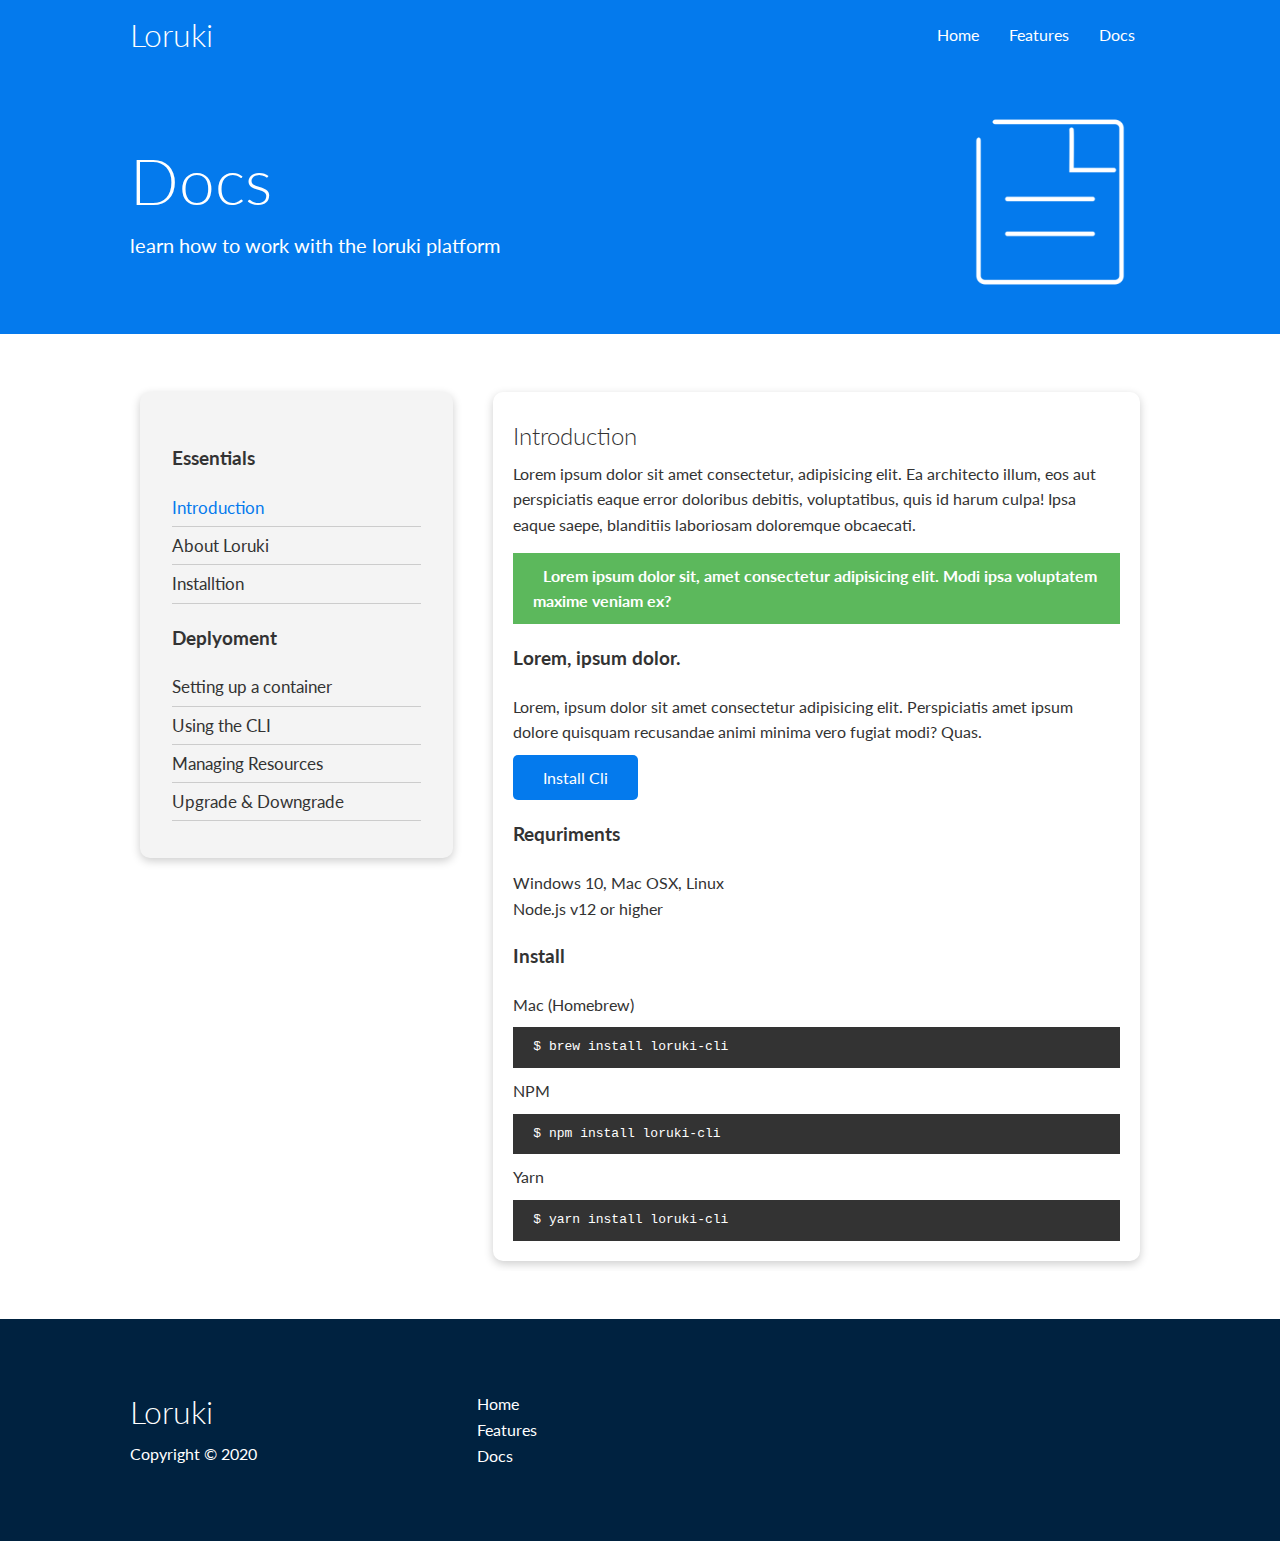
<file: docs.html>
<!DOCTYPE html>
<html lang="en">

<head>
    <meta charset="UTF-8">
    <meta http-equiv="X-UA-Compatible" content="IE=edge">
    <meta name="viewport" content="width=device-width, initial-scale=1.0">
    <title>Loruki | Cloud Hosting For EveryOne</title>
    <link rel="stylesheet" href="https://cdnjs.cloudflare.com/ajax/libs/font-awesome/6.0.0-beta2/css/all.min.css"
        integrity="sha512-YWzhKL2whUzgiheMoBFwW8CKV4qpHQAEuvilg9FAn5VJUDwKZZxkJNuGM4XkWuk94WCrrwslk8yWNGmY1EduTA=="
        crossorigin="anonymous" referrerpolicy="no-referrer" />
    <link rel="stylesheet" href="utlities.css">
    <link rel="stylesheet" href="style.css">
</head>

<body>
    <!--Navbar-->
    <div class="navbar">
        <div class="container flex">
            <h1 class="logo">Loruki</h1>
            <nav>
                <ul>
                    <li><a href="index.html">Home</a></li>
                    <li><a href="features.html">Features</a></li>
                    <li><a href="docs.html">Docs</a></li>
                </ul>
            </nav>
        </div>
    </div>
    <!--Head area-->
    <section class="docs-head bg-primary py-3">
        <div class="container grid">
            <div>
                <h1 class="xl">Docs</h1>
                <p class="lead">
                    learn how to work with the loruki platform
                </p>
            </div>
            <img src="images/docs.png" alt="">
        </div>
    </section>

    <!--Docs Main-->
    <section class="docs-main my-4">
        <div class="container grid">
            <div class="card bg-light p-3">
                <h3 class="my-2">Essentials</h3>
                <nav>
                    <ul>
                        <li><a href="#" class="text-primary">Introduction</a></li>
                        <li><a href="#">About Loruki</a></li>
                        <li><a href="#">Installtion</a></li>
                    </ul>
                </nav>
                <h3 class="my-2">Deplyoment</h3>
                <nav>
                    <ul>
                        <li><a href="#">Setting up a container</a></li>
                        <li><a href="#">Using the CLI</a></li>
                        <li><a href="#">Managing Resources</a></li>
                        <li><a href="#">Upgrade & Downgrade</a></li>
                    </ul>
                </nav>
            </div>
            <div class="card">
                <h2>Introduction</h2>
                <p>Lorem ipsum dolor sit amet consectetur, adipisicing elit. Ea architecto illum, eos aut perspiciatis
                    eaque error doloribus debitis, voluptatibus, quis id harum culpa! Ipsa eaque saepe, blanditiis
                    laboriosam doloremque obcaecati.</p>
                <div class="alert alert-success">
                    <i class="fas fa-info"></i>Lorem ipsum dolor sit, amet consectetur adipisicing elit. Modi ipsa
                    voluptatem maxime veniam ex?
                </div>
                <h3>Lorem, ipsum dolor.</h3>
                <p>Lorem, ipsum dolor sit amet consectetur adipisicing elit. Perspiciatis amet ipsum dolore quisquam
                    recusandae animi minima vero fugiat modi? Quas.</p>
                <a href="#" class="btn btn-primary">Install Cli</a>
                <h3>Requriments</h3>
                <ul>
                    <li>Windows 10, Mac OSX, Linux</li>
                    <li>Node.js v12 or higher</li>
                </ul>
                <h3>Install</h3>
                <p>Mac (Homebrew)</p>
                <pre><code>$ brew install loruki-cli</code></pre>
                <p>NPM</p>
                <pre><code>$ npm install loruki-cli</code></pre>
                <p>Yarn</p>
                <pre><code>$ yarn install loruki-cli</code></pre>
            </div>
        </div>
    </section>

    <!--Footer-->
    <footer class="footer bg-dark py-5">
        <div class="container grid grid-3">
            <div>
                <h1>
                    Loruki
                </h1>
                <p>Copyright &copy; 2020</p>
            </div>
            <nav>
                <ul>
                    <li><a href="index.html">Home</a></li>
                    <li><a href="features.html">Features</a></li>
                    <li><a href="docs.html">Docs</a></li>
                </ul>
            </nav>
            <div class="social">
                <a href="#"><i class="fab fa-github fa-2x"></i></a>
                <a href="#"><i class="fab fa-facebook fa-2x"></i></a>
                <a href="#"><i class="fab fa-instagram fa-2x"></i></a>
                <a href="#"><i class="fab fa-twitter fa-2x"></i></a>
            </div>
        </div>

    </footer>
</body>

</html>
</file>
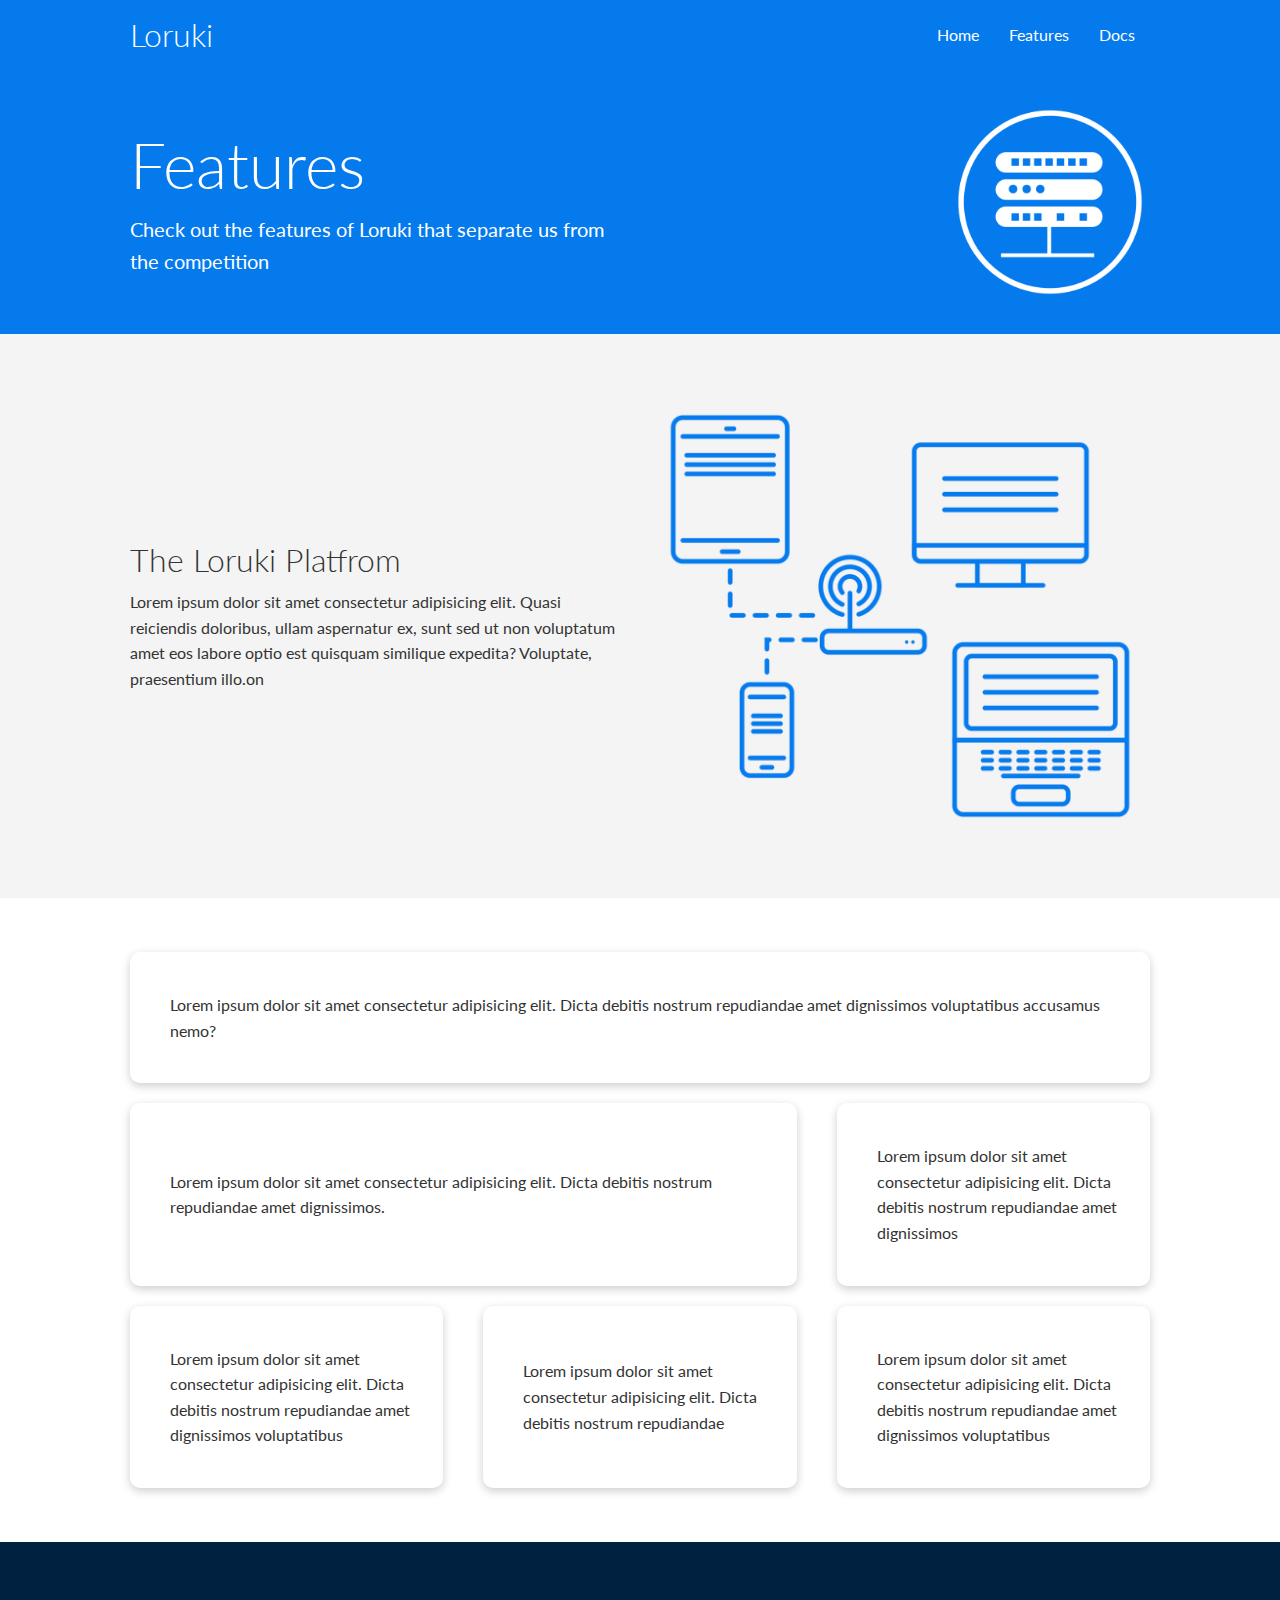
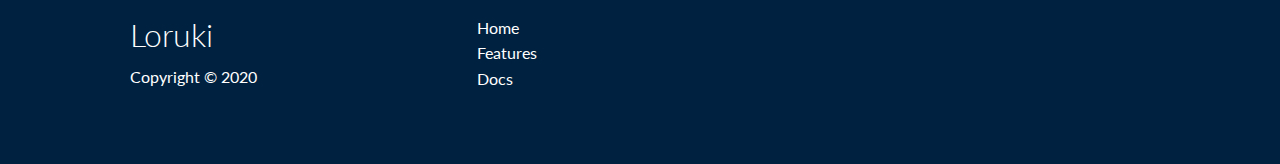
<file: features.html>
<!DOCTYPE html>
<html lang="en">

<head>
    <meta charset="UTF-8">
    <meta http-equiv="X-UA-Compatible" content="IE=edge">
    <meta name="viewport" content="width=device-width, initial-scale=1.0">
    <title>Loruki | Cloud Hosting For EveryOne</title>
    <link rel="stylesheet" href="https://cdnjs.cloudflare.com/ajax/libs/font-awesome/6.0.0-beta2/css/all.min.css"
        integrity="sha512-YWzhKL2whUzgiheMoBFwW8CKV4qpHQAEuvilg9FAn5VJUDwKZZxkJNuGM4XkWuk94WCrrwslk8yWNGmY1EduTA=="
        crossorigin="anonymous" referrerpolicy="no-referrer" />
    <link rel="stylesheet" href="utlities.css">
    <link rel="stylesheet" href="style.css">
</head>

<body>
    <!--Navbar-->
    <div class="navbar">
        <div class="container flex">
            <h1 class="logo">Loruki</h1>
            <nav>
                <ul>
                    <li><a href="index.html">Home</a></li>
                    <li><a href="features.html">Features</a></li>
                    <li><a href="docs.html">Docs</a></li>
                </ul>
            </nav>
        </div>
    </div>
    <!--Head area-->
    <section class="feature-head bg-primary py-3">
        <div class="container grid">
            <div>
                <h1 class="xl">Features</h1>
                <p class="lead">
                    Check out the features of Loruki that separate us from the competition
                </p>
            </div>
            <img src="images/server.png" alt="">
        </div>
    </section>

    <!--Sub Head-->
    <section class="features-sub-head bg-light py-3">
        <div class="container grid">
            <div>
                <h1 class="md">The Loruki Platfrom</h1>
                <p>
                    Lorem ipsum dolor sit amet consectetur adipisicing elit. Quasi reiciendis doloribus, ullam
                    aspernatur ex, sunt sed ut non voluptatum amet eos labore optio est quisquam similique expedita?
                    Voluptate, praesentium illo.on
                </p>
            </div>
            <img src="images/server2.png" alt="">
        </div>
    </section>
    <!--Feature Main-->
    <section class="feature-main my-2">
        <div class="container grid grid-3">
            <div class="card flex">
                <i class="fas fa-server fa-3x"></i>
                <p>Lorem ipsum dolor sit amet consectetur adipisicing elit. Dicta debitis nostrum repudiandae amet
                    dignissimos voluptatibus accusamus nemo? </p>
            </div>
            <div class="card flex">
                <i class="fas fa-project-diagram fa-3x"></i>
                <p>Lorem ipsum dolor sit amet consectetur adipisicing elit. Dicta debitis nostrum repudiandae amet
                    dignissimos.</p>
            </div>
            <div class="card flex">
                <i class="fas fa-database fa-3x"></i>
                <p>Lorem ipsum dolor sit amet consectetur adipisicing elit. Dicta debitis nostrum repudiandae amet
                    dignissimos </p>
            </div>
            <div class="card flex">
                <i class="fas fa-laptop-code fa-3x"></i>
                <p>Lorem ipsum dolor sit amet consectetur adipisicing elit. Dicta debitis nostrum repudiandae amet
                    dignissimos voluptatibus</p>
            </div>
            <div class="card flex">
                <i class="fas fa-power-off fa-3x"></i>
                <p>Lorem ipsum dolor sit amet consectetur adipisicing elit. Dicta debitis nostrum repudiandae</p>
            </div>
            <div class="card flex">
                <i class="fas fa-upload fa-3x"></i>
                <p>Lorem ipsum dolor sit amet consectetur adipisicing elit. Dicta debitis nostrum repudiandae amet
                    dignissimos voluptatibus
            </div>
    </section>
    <!--Footer-->
    <footer class="footer bg-dark py-5">
        <div class="container grid grid-3">
            <div>
                <h1>
                    Loruki
                </h1>
                <p>Copyright &copy; 2020</p>
            </div>
            <nav>
                <ul>
                    <li><a href="index.html">Home</a></li>
                    <li><a href="features.html">Features</a></li>
                    <li><a href="docs.html">Docs</a></li>
                </ul>
            </nav>
            <div class="social">
                <a href="#"><i class="fab fa-github fa-2x"></i></a>
                <a href="#"><i class="fab fa-facebook fa-2x"></i></a>
                <a href="#"><i class="fab fa-instagram fa-2x"></i></a>
                <a href="#"><i class="fab fa-twitter fa-2x"></i></a>
            </div>
        </div>

    </footer>
</body>

</html>
</file>
<file: utlities.css>
/*Utlities*/
.container{
    max-width: 1100px;
    margin: 0 auto;
    overflow: hidden;
    padding: 0 40px;
}

.card{
    background-color: #fff;
    color: #333;
    border-radius: 10px;
    box-shadow: 0 3px 10px rgba(0,0,0,0.2);
    padding: 20px;
    margin: 10px;
}

.btn{
    display: inline-block;
    padding: 10px 30px;
    cursor: pointer;
    background-color: var(--main-color);
    color: #fff;
    border: none;
    border-radius: 5px;
}

.btn-outline{
    background-color: transparent;
    border: 1px #fff solid;
}

.btn:hover{
    transform: scale(0.98);
}

/* Backgroun $ Color Buttons*/
.bg-primary,
.btn-primary{
    background-color: var(--primary-color);
    color: #fff;
}

.bg-secondary,
.btn-secondary{
    background-color: var(--secondary-color);
    color: #fff;
}

.bg-dark,
.btn-dark{
    background-color: var(--dark-color);
    color: #fff;
}

.bg-light,
.btn-light{
    background-color: var(--light-color);
    color: #333;
}

.bg-primary a,
.btn-primry a,
.bg-secondary a,
.btn-secondary a,
.bg-dark a,
.btn-dark a,
.bg-dark a,
.btn-dark a{
color: #fff;
}

/*Text Color*/
.text-primary{
    color: var(--primary-color); 
}

.text-secondary{
   color: var(--secondary-color);
}

.text-dark{
    color: var(--dark-color);
}

.text-light{
  color: var(--light-color);
}

/*Text Sizing */

.lead {
    font-size: 20px;
}

.sm{
    font-size: 1rem;
}

.md{
    font-size: 2rem;
}

.lg{
    font-size: 3rem;
}

.xl{
    font-size: 4rem;
}

.text-center{
    text-align: center;
}

/*Alert*/

.alert{
    background-color: var(--light-color);
    padding: 10px 20px;
    font-weight: bold;
    margin: 15px 0px;
}

.alert i{
    margin-right: 10px;
}

.alert-success {
    background-color: var(--success-color);
    color: #fff;
}

.alert-error {
    background-color: var(--error-color);
    color: #fff;
}

.flex{
    display: flex;
    justify-content: center;
    align-items: center;
    height: 100%;
}

.grid{
    display: grid;
    grid-template-columns: repeat(2, 1fr);
    gap: 20px;
    justify-content: center;
    align-items: center;
    height: 100%;
}

.grid-3{
    grid-template-columns: repeat(3, 1fr);
}

/*Margin*/
/*my mean margin on y axis*/
.my-1{
    margin: 1rem 0;
}

.my-2{
    margin: 1.5rem 0;
}

.my-3{
    margin: 2rem 0;
}

.my-4{
    margin: 3rem 0;
}

.my-5{
    margin: 4rem 0;
}
/*margin all around*/
.m-1{
    margin: 1rem;
}

.m-2{
    margin: 1.5rem;
}

.m-3{
    margin: 2rem;
}

.m-4{
    margin: 3rem;
}

.m-5{
    margin: 4rem;
}

/*Padding*/
/*py mean padding on y axis*/
.py-1{
   padding: 1rem 0;
}

.py-2{
    padding: 1.5rem 0;
}

.py-3{
    padding: 2rem 0;
}

.py-4{
    padding: 3rem 0;
}

.py-5{
    padding: 4rem 0;
}
/*padding all around*/
.p-1{
    padding: 1rem;
}

.p-2{
    padding: 1.5rem;
}

.p-3{
    padding: 2rem;
}

.p-4{
    padding: 3rem;
}

.p-5{
    padding: 4rem;
}
</file>
<file: style.css>
@import url('https://fonts.googleapis.com/css2?family=Lato:wght@300&display=swap');

:root{
    --primary-color: #047aed;
    --secondary-color: #1c3fa6;
    --dark-color: #002240;
    --light-color: #f4f4f4;
    --success-color: #5cb85c;
    --error-color: #d9534f;
}

*{
    box-sizing: border-box;
    margin: 0;
    padding: 0;
}

body{
font-family: 'Lato', sans-serif;
color: #333;
line-height: 1.6;
}

ul{
    list-style-type: none;
}

a{
    text-decoration: none;
    color: #333;
}

h1, h2{
    font-weight: 300;
    line-height: 1.2;
    margin: 10px 0px;
}

p{
    margin: 10px 0px; 
}

img{
    width: 100%;
}

code, pre {
    background: #333;
    color: #fff;
    padding: 10px;
}

.hidden {
    visibility: hidden;
    height: 0;
}

/* NavBar*/
.navbar{
    background-color: var(--primary-color);
    color: white;
    height: 70px;
}

.navbar ul{
    display: flex;
}

.navbar a{
    color: #fff;
    padding: 10px;
    margin: 0 5px;
}

.navbar a:hover{
    border-bottom: 2px #fff solid;
}

.navbar .flex{
    justify-content: space-between;
}

/*ShowCase*/
.showcase{
    height: 400px;
    background-color: var(--primary-color);
    color: #fff;
    position: relative;
}

.showcase h1{
    font-size: 40px;
}

.showcase p{
    margin: 20px 0px;
}

.showcase .grid{
    grid-template-columns: 55% 45%;
    overflow: visible;
    gap: 30px;
}

.showcase-text{
    animation: SlideInFromLeft 1s ease-in;
}

.showcase-form{
    position: relative;
    top: 60px;
    height: 350px;
    width: 400px;
padding: 40px;
z-index: 100;
justify-self: flex-end;
animation: SlideInFromRight 1s ease-in;
}

.showcase-form .form-control{
    margin: 30px 0px;
}

.showcase-form input[type="text"],
.showcase-form input[type="email"] {
border: 0px;
border-bottom: 1px solid #b4becb;
width: 100%;
padding: 3px;
font-size: 15px;
}

.showcase-form input{
    outline: none;
}

.showcase::before,
.showcase::after{
    content: "";
    position: absolute;
    height: 100px;
    bottom: -70px;
    right: 0;
    left: 0;
    background-color: #fff;
    transform: skewY(-3deg);
    -webkit-transform: skewY(-3deg); 
    -moz-transform: skewY(-3deg);
    -ms-transform: skewY(-3deg);
}

/*Stats*/
.stats{
    padding-top: 100px;
    animation: SlideInFromBottom 1s ease-in;
}

 .stats-heading{
     max-width: 500px;
     margin: auto;
 }

 .stats .grid h3{
font-size: 35px;
 }

 .stats .grid p{
     font-size: 20px;
     font-weight: bold;
 }

 /*CLI*/
 .cli .grid{
     grid-template-columns: repeat(3, 1fr);
     grid-template-rows: repeat(2, 1fr);
 }

 .cli .grid > *:first-child{
     grid-column: 1 / span 2;
     grid-row: 1 / span 2;
 }

/*Cloud*/
.cloud .grid{
grid-template-columns: 4fr 3fr;
}

/*Languages*/
.languages .flex{
    flex-wrap: wrap;
}

.languages .card {
    text-align: center;
    margin: 18px 10px 40px;
    transition: transform 0.2s ease-in;
    }
    
    .languages .card h4{
        font-size: 20px;
        margin-bottom: 10px;
    }
    
    .languages .card:hover{
        transform: translateY(-15px);
    }

/*Features*/
.feature-head img {
    width: 200px;
    justify-self: flex-end;
}

.feature-sub-head img{
    width: 300px;
    justify-self: flex-end;
}

.feature-main .card > i{
    margin-right: 20px;
}

.feature-main .grid{
    padding: 30px;
}

.feature-main .grid > *:first-child{
    grid-column: 1 / span 3;

}

.feature-main .grid > *:nth-child(2){
    grid-column: 1 / span 2;
}

/*Docs*/
.docs-head img {
    width: 200px;
    justify-self: flex-end;
}

.docs-main h3 {
    margin: 20px 0px;
}

.docs-main .grid {
grid-template-columns: 1fr 2fr;
align-items: flex-start;
}

.docs-main nav li {
    font-size: 17px;
    padding-bottom: 5px;
    margin-bottom: 5px;
    border-bottom: 1px #ccc solid;
}

.docs-main a:hover{
    font-weight: bold;

}

/*Footer*/
.footer .social a {
    margin: 0 10px;
}

/*Animations*/
@keyframes SlideInFromLeft{
    0%{
        transform: translateX(-100%);
    }

    100%{
        transform: translateX(0);
    }
}

@keyframes SlideInFromRight{
    0%{
        transform: translateX(100%);
    }

    100%{
        transform: translateX(0);
    }
}

@keyframes SlideInFromTop{
    0%{
        transform: translateY(-100%);
    }

    100%{
        transform: translateX(0);
    }
}

@keyframes SlideInFromBottom {
    0%{
        transform: translateY(100%);
    }

    100%{
        transform: translateX(0);
    }
}

/*Tablet and Under*/
@media screen and (max-width: 760px) {
    .grid,
    .showcase .grid,
    .stats .grid,
    .cli .grid,
    .cloud .grid,
    .feature-main .grid,
    .docs-main .grid{
        grid-template-columns: 1fr;
        grid-template-rows: 1fr;
    }
    .showcase{
        height: auto;
    }
    .showcase-text{
        text-align: center;
        margin-top: 40px;
        animation: SlideInFromTop 1s ease-in;
    }
    .showcase-form{
        justify-self: center;
        margin: auto;
        animation: SlideInFromBottom 1s ease-in;
    }
    .cli .grid > *:first-child{
        grid-column: 1 ;
        grid-row: 1 ;
    }
    .feature-head,
    .feature-sub-head,
    .docs-head{
        text-align: center;
    }
    .feature-head img,
    .feature-sub-head img,
    .docs-head img{
        justify-self: center;
    }

    .feature-main .grid >*:first-child,
    .feature-main .grid >*:nth-child(2){
        grid-column: 1;
    }
}

/*Mobile*/
@media  screen and (max-width: 500px) {
    .navbar{
        height: 110px;
    }
    .navbar .flex{
        flex-direction: column;
    }
    .navbar ul{
        padding: 10px;
        background-color: rgba(0, 0, 0, 0.1);
    }
    
}
</file>
